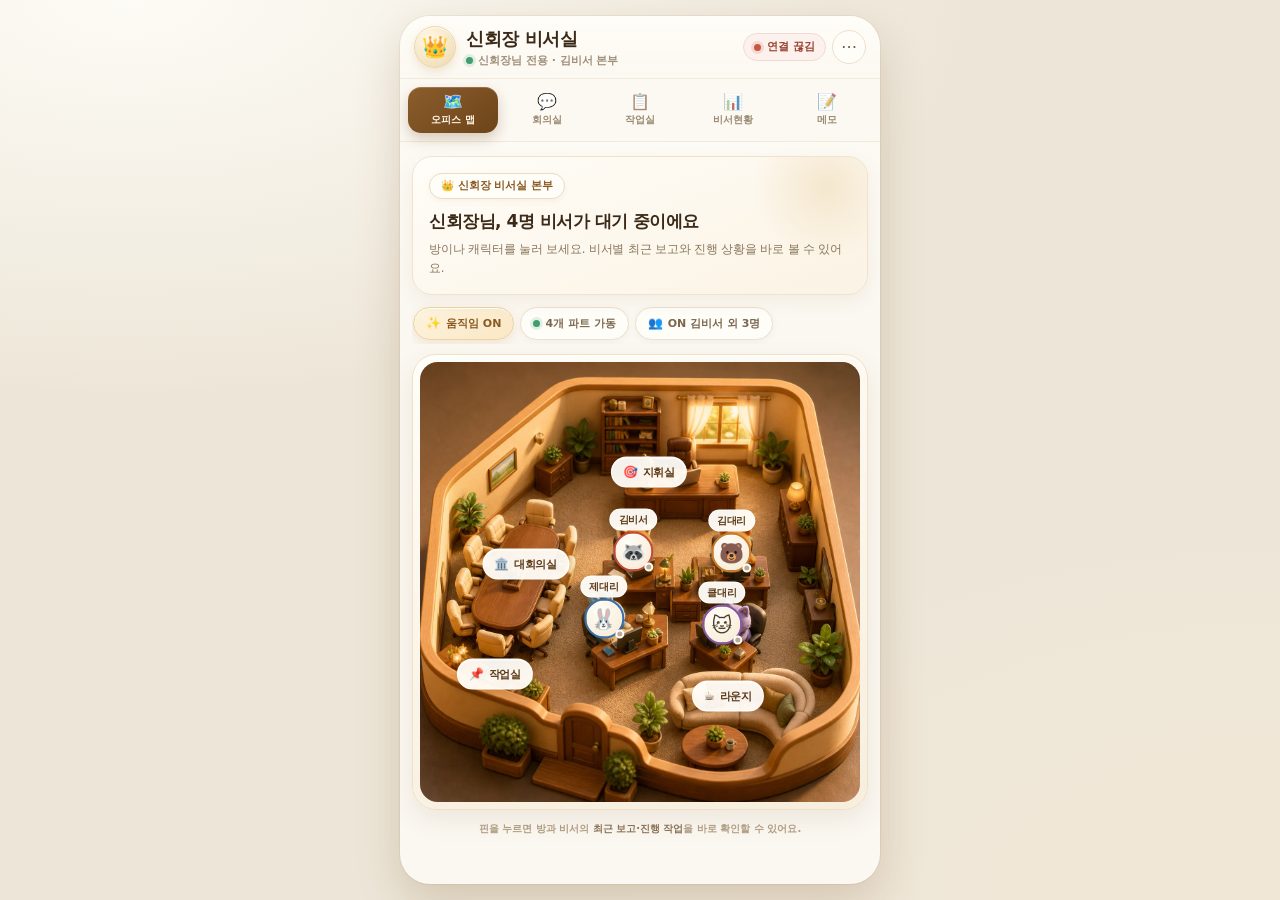
<file: index.html>
<!doctype html>
<html lang="ko">
<head>
<meta charset="utf-8">
<meta name="viewport" content="width=device-width, initial-scale=1, viewport-fit=cover">
<meta name="theme-color" content="#FBF8F1">
<meta name="apple-mobile-web-app-capable" content="yes">
<meta name="apple-mobile-web-app-status-bar-style" content="default">
<title>👑 신회장 비서실</title>
<meta name="description" content="신회장 전용 AI 비서실 — 3D 오피스 맵·회의실·작업실·비서현황·메모">
<link rel="icon" href="data:image/svg+xml,%3Csvg xmlns='http://www.w3.org/2000/svg' viewBox='0 0 100 100'%3E%3Ctext y='.9em' font-size='88'%3E%F0%9F%91%91%3C/text%3E%3C/svg%3E">
<link rel="apple-touch-icon" href="icons/apple-touch-icon.png">
<link rel="manifest" href="manifest.json">
<link rel="stylesheet" href="styles.css?v=3.1">
</head>
<body>

<div class="app" id="app">

  <header class="app-header">
    <div class="brand">
      <div class="brand-avatar" aria-hidden="true">👑</div>
      <div class="brand-text">
        <h1>신회장 비서실</h1>
        <p class="brand-sub"><span class="dot dot-green"></span>신회장님 전용 · 김비서 본부</p>
      </div>
    </div>
    <div class="header-right">
      <span class="status-badge" id="statusBadge" title="연결 상태">
        <span class="dot dot-green" id="statusDot"></span>
        <span id="statusText">가동 중</span>
      </span>
      <button class="icon-btn" id="menuBtn" type="button" aria-label="설정" title="설정">⋯</button>
    </div>
  </header>

  <nav class="tabbar" id="tabbar" aria-label="메인 메뉴">
    <button class="tab active" data-view="office" type="button"><span class="tab-emoji">🗺️</span><span>오피스 맵</span></button>
    <button class="tab" data-view="meeting" type="button"><span class="tab-emoji">💬</span><span>회의실</span></button>
    <button class="tab" data-view="tasks" type="button"><span class="tab-emoji">📋</span><span>작업실</span></button>
    <button class="tab" data-view="staff" type="button"><span class="tab-emoji">📊</span><span>비서현황</span></button>
    <button class="tab" data-view="memo" type="button"><span class="tab-emoji">📝</span><span>메모</span></button>
  </nav>

  <main class="main">

    <!-- ===== 오피스 맵 ===== -->
    <section class="view view-office active" id="view-office" aria-label="오피스 맵">

      <div class="office-hero">
        <span class="office-hero-badge">👑 신회장 비서실 본부</span>
        <h2 id="officeHeroTitle">신회장님, 4명 비서가 대기 중이에요</h2>
        <p>방이나 캐릭터를 눌러 보세요. 비서별 최근 보고와 진행 상황을 바로 볼 수 있어요.</p>
      </div>

      <div class="office-chips" id="officeChips">
        <button class="office-chip motion is-on" id="officeMotion" type="button" aria-pressed="true" title="캐릭터·핀의 부유 움직임을 켜고 끕니다">
          <span class="oc-ico">✨</span><span id="officeMotionLabel">움직임 ON</span>
        </button>
        <span class="office-chip"><span class="dot dot-green"></span><span id="officePartLabel">4개 파트 가동</span></span>
        <span class="office-chip"><span class="oc-ico">👥</span><span id="officeOnLabel">ON 김비서 외 3명</span></span>
      </div>

      <div class="office-map-card">
        <div class="office-stage" id="officeStage">
          <picture>
            <source srcset="assets/office-map.webp" type="image/webp">
            <img class="office-map-img" src="assets/office-map.jpg" alt="신회장 비서실 3D 아이소메트릭 오피스" draggable="false">
          </picture>
          <div class="office-pins" id="officePins"></div>
        </div>
      </div>

      <p class="office-foot-hint">핀을 누르면 방과 비서의 <b>최근 보고·진행 작업</b>을 바로 확인할 수 있어요.</p>

    </section>

    <!-- ===== 회의실 ===== -->
    <section class="view view-meeting" id="view-meeting" aria-label="회의실">
      <div class="room-tabs" id="roomTabs" role="tablist" aria-label="회의실 선택">
        <button class="room-tab" data-room="hall" type="button" role="tab">🏛️ 대회의실</button>
        <button class="room-tab active" data-room="command" type="button" role="tab">🎯 지휘실</button>
        <button class="room-tab" data-room="lounge" type="button" role="tab">☕ 라운지</button>
      </div>

      <div class="room-presence" id="roomPresence">
        <div class="presence-lines">
          <span class="presence-main" id="presenceMain">🎯 지휘실 · ON 5명</span>
          <span class="presence-sub" id="presenceSub">작업 지시·실행 보고</span>
        </div>
        <button class="tts-toggle" id="ttsToggle" type="button" aria-pressed="false" title="새 비서 답변을 소리로 읽어줍니다">
          <span class="tts-icon" id="ttsIcon" aria-hidden="true">🔇</span><span class="tts-label">음성 안내</span>
        </button>
      </div>

      <div class="chat-scroll" id="chatScroll">
        <div class="chat-list" id="chatList"></div>
      </div>

      <div class="composer" id="composer">
        <div class="composer-row">
          <span class="composer-label">발신</span>
          <div class="chip-row" id="senderChips"></div>
        </div>
        <div class="composer-row mentions-row">
          <div class="chip-row" id="mentionChips"></div>
        </div>
        <div class="voice-bar" id="voiceBar" hidden>
          <span class="voice-dot" aria-hidden="true"></span>
          <span class="voice-text" id="voiceText">듣고 있어요…</span>
          <label class="voice-auto" title="말이 끝나면 바로 전송합니다">
            <input type="checkbox" id="voiceAutoSend"><span>자동 전송</span>
          </label>
          <button class="voice-stop" id="voiceStopBtn" type="button">중지</button>
        </div>
        <div class="input-row">
          <textarea id="msgInput" rows="1" placeholder="대장님 지시를 입력하세요…" enterkeyhint="send" aria-label="메시지 입력"></textarea>
          <button class="mic-btn" id="micBtn" type="button" aria-label="음성으로 말하기" aria-pressed="false" title="음성 입력">🎤</button>
          <button class="send-btn" id="sendBtn" type="button" aria-label="보내기">↑</button>
        </div>
      </div>
    </section>

    <!-- ===== 작업실 ===== -->
    <section class="view view-tasks" id="view-tasks" aria-label="작업실">
      <div class="section-head">
        <div>
          <h2>📋 작업실</h2>
          <p class="section-sub" id="taskSummary">진행 0 · 완료 0</p>
        </div>
        <button class="btn btn-primary btn-sm" id="addTaskBtn" type="button">+ 새 작업 지시</button>
      </div>

      <form class="task-form" id="taskForm" hidden>
        <div class="field">
          <label for="taskTitle">작업 내용</label>
          <input id="taskTitle" type="text" maxlength="80" placeholder="예) 다음 주 클립 3편 기획" autocomplete="off">
        </div>
        <div class="field-grid">
          <div class="field">
            <label for="taskOwner">담당</label>
            <select id="taskOwner">
              <option>김비서</option><option>제대리</option><option>김대리</option><option>클대리</option><option>챗대리</option>
            </select>
          </div>
          <div class="field">
            <label for="taskStatus">상태</label>
            <select id="taskStatus">
              <option value="doing">진행중</option><option value="wait">대기</option><option value="done">완료</option>
            </select>
          </div>
        </div>
        <div class="form-actions">
          <button class="btn btn-ghost btn-sm" type="button" id="cancelTaskBtn">취소</button>
          <button class="btn btn-primary btn-sm" type="submit">지시 등록</button>
        </div>
      </form>

      <div class="chip-row filter-row" id="taskFilter"></div>
      <div class="task-list" id="taskList"></div>
    </section>

    <!-- ===== 비서현황 ===== -->
    <section class="view view-staff" id="view-staff" aria-label="비서현황">
      <div class="section-head">
        <div>
          <h2>📊 비서현황</h2>
          <p class="section-sub">5명 대기 · 대장님 1명</p>
        </div>
        <span class="status-badge status-badge-sm"><span class="dot dot-green"></span>가동중</span>
      </div>
      <div class="staff-list" id="staffList"></div>
    </section>

    <!-- ===== 메모 ===== -->
    <section class="view view-memo" id="view-memo" aria-label="메모">
      <div class="section-head">
        <div>
          <h2>📝 메모</h2>
          <p class="section-sub" id="memoSummary">0개 저장됨</p>
        </div>
        <button class="btn btn-primary btn-sm" id="addMemoBtn" type="button">+ 메모 추가</button>
      </div>

      <form class="memo-form" id="memoForm" hidden>
        <div class="field-grid">
          <div class="field">
            <label for="memoTag">분류</label>
            <select id="memoTag">
              <option value="원칙">원칙</option><option value="종목">종목</option><option value="수익화">수익화</option><option value="기타">기타</option>
            </select>
          </div>
          <div class="field">
            <label for="memoTitle">제목</label>
            <input id="memoTitle" type="text" maxlength="40" placeholder="한 줄 제목" autocomplete="off">
          </div>
        </div>
        <div class="field">
          <label for="memoBody">내용</label>
          <textarea id="memoBody" rows="3" placeholder="기억해 둘 내용을 적어주세요"></textarea>
        </div>
        <div class="form-actions">
          <button class="btn btn-ghost btn-sm" type="button" id="cancelMemoBtn">취소</button>
          <button class="btn btn-primary btn-sm" type="submit" id="memoSubmit">저장</button>
        </div>
      </form>

      <div class="memo-list" id="memoList"></div>
    </section>

  </main>
</div>

<!-- ===== 설정 시트 ===== -->
<div class="modal-backdrop" id="modal" hidden>
  <div class="sheet" role="dialog" aria-modal="true" aria-labelledby="sheetTitle">
    <div class="sheet-grab" aria-hidden="true"></div>
    <div class="sheet-head">
      <h2 id="sheetTitle">⚙️ 연결 설정</h2>
      <button class="icon-btn" id="closeModalBtn" type="button" aria-label="닫기">✕</button>
    </div>

    <div class="field">
      <label>백엔드</label>
      <div class="segmented" id="backendSeg" data-value="supabase">
        <button type="button" data-backend="supabase" class="active">🟢 실시간 서버</button>
        <button type="button" data-backend="local">💾 로컬 저장</button>
        <button type="button" data-backend="settok">🔑 셋톡 API</button>
        <button type="button" data-backend="custom">🔗 직접 URL</button>
      </div>
      <p class="hint" id="backendHint">실시간 서버(Supabase)와 연결합니다. 새 글을 3초마다 확인하고, 화면으로 돌아오면 바로 동기화합니다.</p>
    </div>

    <div class="backend-panel" id="panelSupabase">
      <div class="field">
        <label for="sbUrl">Project URL</label>
        <input id="sbUrl" type="url" placeholder="https://xxxx.supabase.co" autocomplete="off" spellcheck="false" inputmode="url">
      </div>
      <div class="field">
        <label for="sbKey">Publishable Key</label>
        <input id="sbKey" type="text" placeholder="sb_publishable_..." autocomplete="off" spellcheck="false">
        <p class="hint">브라우저 공개용 키입니다(비밀 키 아님). 이 키로 <code>messages</code>·<code>tasks</code>·<code>memos</code>를 읽고 씁니다.</p>
      </div>
      <p class="hint">앱을 열면 서버에서 대화·작업·메모를 불러오고, 새 글은 3초마다 확인합니다. 끊기면 상단에 <b>연결 끊김</b>만 표시합니다.</p>
    </div>

    <div class="backend-panel" id="panelSettok" hidden>
      <div class="field">
        <label for="settokBase">서버 주소</label>
        <input id="settokBase" type="url" value="https://chat.gonipro.app" autocomplete="off" spellcheck="false">
      </div>
      <div class="field">
        <label for="settokKey">열쇠 (k)</label>
        <input id="settokKey" type="password" placeholder="셋톡에서 받은 열쇠" autocomplete="off" spellcheck="false">
        <p class="hint">열쇠는 이 브라우저에만 저장됩니다. 코드·공개 저장소에는 절대 넣지 마세요.</p>
      </div>
      <div class="field-grid">
        <div class="field">
          <label for="settokRoom">연결 방</label>
          <select id="settokRoom">
            <option value="hall">🏛️ 대회의실</option>
            <option value="command" selected>🎯 지휘실</option>
            <option value="lounge">☕ 라운지</option>
          </select>
        </div>
        <div class="field">
          <label for="pollSec">확인 주기(초)</label>
          <input id="pollSec" type="number" min="5" max="120" step="1" value="10">
        </div>
      </div>
      <p class="hint">셋톡이 브라우저 직접 호출(CORS)을 막으면 “연결 실패”로 표시됩니다. 그때는 직접 URL(프록시)을 쓰세요.</p>
    </div>

    <div class="backend-panel" id="panelCustom" hidden>
      <div class="field">
        <label for="customUrl">백엔드 URL</label>
        <input id="customUrl" type="url" placeholder="https://my-backend.example.com" autocomplete="off" spellcheck="false">
        <p class="hint">GET <code>/messages?since=ID</code> → <code>{ messages:[{id, who, text, ts, owner}] }</code><br>
        POST <code>/messages</code> ← <code>{ who, text }</code></p>
      </div>
    </div>

    <div class="switch-row">
      <div>
        <strong>데모 자동응답</strong>
        <p class="hint">로컬 모드에서만 쓰입니다. 실시간 서버 모드에서는 켜져 있어도
        동작하지 않고, 실제 비서들이 서버에 답장을 답니다.</p>
      </div>
      <label class="switch"><input type="checkbox" id="demoReply" checked><span></span></label>
    </div>

    <div class="sheet-actions">
      <button class="btn btn-ghost btn-sm" id="testConnBtn" type="button">연결 테스트</button>
      <button class="btn btn-primary btn-sm" id="saveSettingsBtn" type="button">저장</button>
    </div>
    <p class="hint conn-result" id="connResult" hidden></p>

    <div class="sheet-foot">
      <button class="link-btn" id="exportBtn" type="button">데이터 내보내기</button>
      <span class="sep">·</span>
      <button class="link-btn danger" id="resetBtn" type="button">전체 초기화</button>
      <span class="version">v3.1</span>
    </div>
  </div>
</div>

<!-- ===== 오피스 맵 시트 (방·비서 요약) ===== -->
<div class="modal-backdrop" id="officeModal" hidden>
  <div class="sheet office-sheet" role="dialog" aria-modal="true" aria-labelledby="officeSheetTitle">
    <div class="sheet-grab" aria-hidden="true"></div>
    <div class="sheet-head">
      <h2 id="officeSheetTitle">비서</h2>
      <button class="icon-btn" id="officeSheetClose" type="button" aria-label="닫기">✕</button>
    </div>
    <div id="officeSheetBody"></div>
  </div>
</div>

<div class="toast" id="toast" role="status" aria-live="polite"></div>

<script src="app.js?v=3.1"></script>
</body>
</html>
</file>
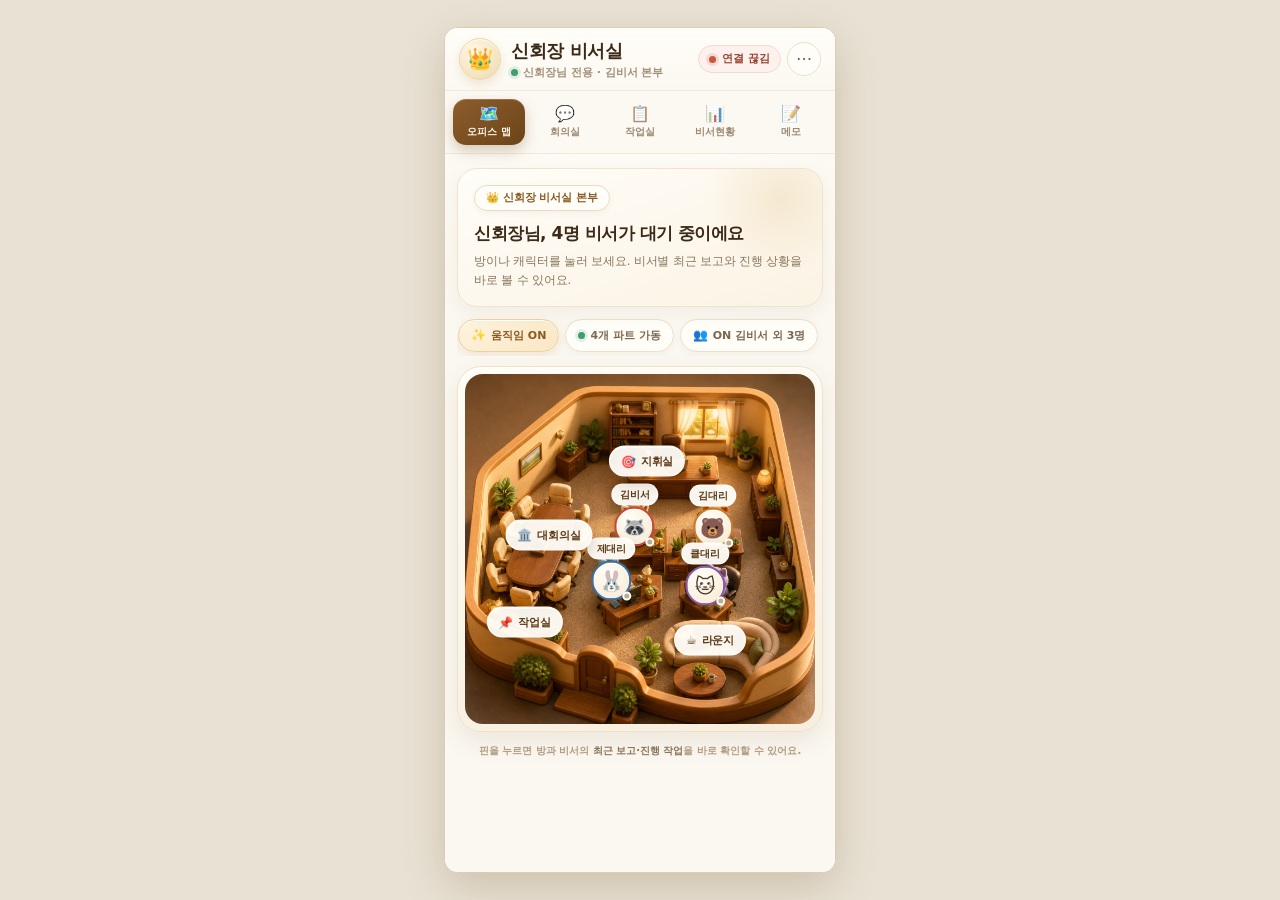
<file: tests/preview-mobile.html>
<!doctype html>
<html lang="ko">
<head>
<meta charset="utf-8">
<title>모바일 미리보기 390×844 — 신회장 비서실</title>
<style>
  html,body{margin:0;min-height:100vh;background:#E9E2D4;display:grid;place-items:center}
  iframe{width:390px;height:844px;border:1px solid #D9CDB8;border-radius:14px;background:#fff;
    box-shadow:0 14px 44px rgba(90,60,20,.20)}
</style>
</head>
<body>
<iframe src="../index.html?preview=mobile&amp;v=3.1" title="신회장 비서실 모바일 미리보기 (390×844)"></iframe>
</body>
</html>
</file>
<file: styles.css>
/* =========================================================
   👑 신회장 비서실 — styles.css
   warm cream / gold / brown, mobile-first (max 480px)
   ========================================================= */

:root{
  --bg:#FBF8F1;
  --bg-deep:#F4EFE4;
  --surface:#FFFDF8;
  --surface-2:#FBF5E8;
  --line:#EAE0CD;
  --line-soft:#F1E9DA;
  --brown:#7A4E24;
  --brown-deep:#5B3A17;
  --gold:#D4A857;
  --gold-deep:#B98432;
  --apricot:#FBE5D4;
  --apricot-2:#F9DCC6;
  --text:#4A3A29;
  --text-soft:#6B5842;
  --muted:#A08F79;
  --muted-2:#BCAB93;
  --green:#3F9E6E;
  --green-soft:#E7F4EC;
  --shadow-sm:0 2px 8px rgba(122,78,36,.05);
  --shadow-md:0 8px 22px rgba(122,78,36,.10);
  --shadow-lg:0 18px 46px rgba(110,69,25,.20);
  --font:-apple-system,BlinkMacSystemFont,"Apple SD Gothic Neo","Pretendard","Noto Sans KR","Malgun Gothic",system-ui,sans-serif;
}

*,*::before,*::after{box-sizing:border-box}
[hidden]{display:none !important}
html,body{margin:0;padding:0;height:100%}
body{
  font-family:var(--font);
  color:var(--text);
  background:
    radial-gradient(120% 80% at 10% 0%, #FDFBF5 0%, rgba(253,251,245,0) 55%),
    radial-gradient(90% 70% at 100% 100%, #F1E7D6 0%, rgba(241,231,214,0) 60%),
    #EDE6D8;
  -webkit-font-smoothing:antialiased;
  text-rendering:optimizeLegibility;
  overscroll-behavior:none;
}
button,input,select,textarea{font-family:inherit;color:inherit}
button{cursor:pointer;-webkit-tap-highlight-color:transparent}
::selection{background:#F2DFC0}

/* ---------- app shell ---------- */
.app{
  position:relative;
  display:flex;
  flex-direction:column;
  width:100%;
  max-width:480px;
  height:100dvh;
  margin:0 auto;
  background:
    radial-gradient(120% 55% at 50% 0%, #FFFDF8 0%, rgba(255,253,248,0) 70%),
    var(--bg);
  overflow:hidden;
}
@media (min-width:560px){
  body{display:grid;place-items:center;padding:16px}
  .app{
    height:min(calc(100dvh - 32px), 940px);
    border-radius:30px;
    box-shadow:var(--shadow-lg), 0 0 0 1px rgba(122,78,36,.07);
  }
}

/* ---------- header ---------- */
.app-header{
  flex:0 0 auto;
  display:flex;
  align-items:center;
  justify-content:space-between;
  gap:8px;
  padding:calc(10px + env(safe-area-inset-top)) 14px 10px;
  background:linear-gradient(180deg,rgba(255,253,247,.98),rgba(251,248,241,.94));
  border-bottom:1px solid var(--line-soft);
  backdrop-filter:blur(8px);
  z-index:5;
}
.brand{display:flex;align-items:center;gap:10px;min-width:0}
.brand-avatar{
  width:42px;height:42px;flex:0 0 42px;
  display:grid;place-items:center;
  font-size:21px;
  border-radius:50%;
  background:radial-gradient(circle at 35% 28%,#FFF7E4,#F3E2BE 70%,#EBD3A5);
  border:1px solid #EBD7AE;
  box-shadow:inset 0 1px 0 #FFFDF6, 0 4px 10px rgba(185,132,50,.18);
}
.brand-text{min-width:0}
.brand-text h1{
  margin:0;
  font-size:17.5px;
  font-weight:800;
  letter-spacing:-.35px;
  color:#3B2A18;
  white-space:nowrap;
}
.brand-sub{
  display:flex;align-items:center;gap:5px;
  margin:2px 0 0;
  font-size:11px;
  font-weight:600;
  color:var(--muted);
}
.header-right{display:flex;align-items:center;gap:6px;flex:0 0 auto}
.dot{
  width:7px;height:7px;border-radius:50%;
  background:var(--muted-2);
  display:inline-block;
  flex:0 0 7px;
}
.dot-green{
  background:var(--green);
  box-shadow:0 0 0 3px rgba(63,158,110,.15);
  animation:pulse 2.4s ease-in-out infinite;
}
.dot-amber{background:#D9903B;box-shadow:0 0 0 3px rgba(217,144,59,.16);animation:none}
.dot-red{background:#C9563F;box-shadow:0 0 0 3px rgba(201,86,63,.16);animation:none}
@keyframes pulse{
  0%,100%{box-shadow:0 0 0 3px rgba(63,158,110,.15)}
  50%{box-shadow:0 0 0 5px rgba(63,158,110,.06)}
}
.status-badge{
  display:inline-flex;align-items:center;gap:6px;
  padding:6px 10px;
  font-size:10.5px;font-weight:700;
  color:#4C7A5E;
  background:#F2FAF5;
  border:1px solid #D9EEDF;
  border-radius:999px;
  white-space:nowrap;
}
.status-badge.is-warn{color:#8A5D1F;background:#FDF6E8;border-color:#F2E3C4}
.status-badge.is-err{color:#9A4331;background:#FDF1EE;border-color:#F2D9D2}
.status-badge-sm{font-size:10px;padding:5px 9px}
.icon-btn{
  width:34px;height:34px;flex:0 0 34px;
  display:grid;place-items:center;
  border:1px solid var(--line);
  background:#FFFDF8;
  color:var(--text-soft);
  border-radius:50%;
  font-size:16px;line-height:1;
  transition:background .15s, transform .15s;
}
.icon-btn:active{transform:scale(.94);background:#F7F0E2}

/* ---------- main tabs ---------- */
.tabbar{
  flex:0 0 auto;
  display:grid;
  grid-template-columns:repeat(5,1fr);
  gap:3px;
  padding:8px 8px;
  background:rgba(252,249,243,.96);
  border-bottom:1px solid var(--line-soft);
  z-index:4;
}
.tab{
  display:flex;flex-direction:column;align-items:center;gap:3px;
  padding:7px 1px 6px;
  border:none;background:transparent;
  border-radius:13px;
  font-size:10px;font-weight:700;
  white-space:nowrap;
  color:#9C8A72;
  transition:background .18s, color .18s, transform .18s, box-shadow .18s;
}
.tab-emoji{font-size:16px;line-height:1;filter:saturate(.55) opacity(.85);transition:filter .18s}
.tab:active{transform:scale(.97)}
.tab.active{
  background:linear-gradient(145deg,#8C5D2C,#6C4419);
  color:#FFF7E8;
  box-shadow:0 6px 14px rgba(108,68,25,.26), inset 0 1px 0 rgba(255,255,255,.18);
}
.tab.active .tab-emoji{filter:none}

/* ---------- views ---------- */
.main{flex:1 1 auto;min-height:0;position:relative;display:flex}
.view{display:none;width:100%;min-height:0}
.view.active{display:flex;flex-direction:column}
.view-tasks.active,.view-staff.active,.view-memo.active{
  display:block;
  overflow-y:auto;
  padding:16px 14px calc(26px + env(safe-area-inset-bottom));
  -webkit-overflow-scrolling:touch;
}
.view-office.active{
  display:block;
  overflow-y:auto;
  padding:14px 12px calc(26px + env(safe-area-inset-bottom));
  -webkit-overflow-scrolling:touch;
}

.section-head{
  display:flex;align-items:flex-start;justify-content:space-between;gap:10px;
  margin:2px 0 14px;
}
.section-head h2{
  margin:0;
  font-size:15.5px;font-weight:800;letter-spacing:-.3px;
  color:var(--brown-deep);
}
.section-sub{
  margin:3px 0 0;
  font-size:11px;font-weight:600;color:var(--muted);
}

/* ---------- buttons ---------- */
.btn{
  display:inline-flex;align-items:center;justify-content:center;gap:5px;
  border-radius:12px;
  font-weight:700;
  border:1px solid transparent;
  transition:transform .14s, box-shadow .18s, background .18s;
  white-space:nowrap;
}
.btn:active{transform:translateY(1px) scale(.99)}
.btn-sm{padding:9px 12px;font-size:11.5px}
.btn-primary{
  color:#FFF7E7;
  background:linear-gradient(145deg,#8C5D2C,#6C4419);
  box-shadow:0 6px 14px rgba(108,68,25,.22), inset 0 1px 0 rgba(255,255,255,.16);
}
.btn-ghost{
  color:var(--text-soft);
  background:#FFFDF8;
  border-color:var(--line);
}
.btn-ghost:active{background:#F7F0E2}
.link-btn{
  border:none;background:none;padding:6px 2px;
  font-size:11px;font-weight:700;color:#8A7358;
  text-decoration:underline;text-decoration-color:#DDCCB0;text-underline-offset:3px;
}
.link-btn.danger{color:#A4513C}

/* ---------- 회의실 : room tabs ---------- */
.room-tabs{
  flex:0 0 auto;
  display:flex;gap:7px;
  padding:11px 12px 8px;
  overflow-x:auto;
  scrollbar-width:none;
}
.room-tabs::-webkit-scrollbar{display:none}
.room-tab{
  flex:0 0 auto;
  padding:8px 13px;
  border-radius:999px;
  border:1px solid var(--line);
  background:rgba(255,253,248,.55);
  font-size:12px;font-weight:700;
  color:#8C7960;
  transition:all .18s;
}
.room-tab.active{
  background:#FFFDF9;
  color:var(--brown);
  border-color:#EBDCC0;
  box-shadow:0 3px 10px rgba(122,78,36,.10), inset 0 1px 0 #fff;
}

.room-presence{
  flex:0 0 auto;
  display:flex;align-items:center;justify-content:space-between;gap:8px;
  margin:0 14px;
  padding:6px 2px 9px;
  border-bottom:1px dashed #EADFC9;
}
.presence-lines{display:flex;align-items:center;gap:6px;min-width:0;flex-wrap:wrap}
.presence-main{
  font-size:11.5px;font-weight:700;color:#9A7F5C;
  letter-spacing:-.1px;
}
.presence-sub{font-size:10.5px;font-weight:600;color:var(--muted-2)}

/* 음성 안내(답변 읽기) 토글 */
.tts-toggle{
  flex:0 0 auto;
  display:inline-flex;align-items:center;gap:4px;
  padding:5px 9px;
  border-radius:999px;
  border:1px solid var(--line);
  background:rgba(255,253,248,.7);
  color:#9C8A72;
  font-size:10.5px;font-weight:700;
  line-height:1;
  transition:all .16s;
}
.tts-toggle:active{transform:scale(.96)}
.tts-toggle .tts-icon{font-size:12px;line-height:1;filter:grayscale(.35);transition:filter .16s}
.tts-toggle.is-on{
  background:linear-gradient(145deg,#57B183,#3F9E6E);
  border-color:transparent;
  color:#F3FFF8;
  box-shadow:0 4px 10px rgba(63,158,110,.28), inset 0 1px 0 rgba(255,255,255,.22);
}
.tts-toggle.is-on .tts-icon{filter:none}

/* ---------- 회의실 : chat ---------- */
.chat-scroll{
  flex:1 1 auto;min-height:0;
  overflow-y:auto;
  -webkit-overflow-scrolling:touch;
  overscroll-behavior:contain;
  padding:14px 14px 10px;
  scroll-behavior:smooth;
}
.chat-list{display:flex;flex-direction:column;gap:13px;padding-bottom:6px}

.msg{display:flex;gap:8px;align-items:flex-start;animation:msgIn .22s ease-out both}
@keyframes msgIn{from{opacity:0;transform:translateY(6px)}to{opacity:1;transform:none}}
.msg-avatar{
  width:34px;height:34px;flex:0 0 34px;
  display:grid;place-items:center;
  font-size:16px;
  border-radius:50%;
  background:radial-gradient(circle at 36% 30%,#FFFDF5,#F6EEDD);
  border:1px solid #EEE2CB;
  box-shadow:0 2px 6px rgba(122,78,36,.06);
}
.msg-body{max-width:78%;min-width:0}
.msg-meta{
  display:flex;align-items:baseline;gap:5px;
  margin:0 0 4px 2px;
  flex-wrap:wrap;
}
.msg-name{font-size:11.5px;font-weight:800;color:var(--brown);letter-spacing:-.2px}
.msg-role{font-size:10px;font-weight:600;color:var(--muted-2)}
.msg-time{font-size:9.5px;font-weight:600;color:#C0AF97}
.msg-state{font-size:9px;font-weight:700;color:#B09561}
.msg-state.is-fail{color:#B4483A}
.bubble{
  position:relative;
  padding:10px 13px;
  border-radius:16px;
  border-top-left-radius:5px;
  background:var(--surface);
  border:1px solid #EFE4D1;
  color:#4B3B2A;
  font-size:13px;
  line-height:1.66;
  letter-spacing:-.2px;
  white-space:pre-wrap;
  word-break:break-word;
  box-shadow:var(--shadow-sm);
}
.msg.me{flex-direction:row-reverse}
.msg.me .msg-body{max-width:80%}
.msg.me .msg-meta{justify-content:flex-end;margin:0 2px 4px 0}
.msg.me .msg-name{color:#8A5A24}
.msg.me .bubble{
  background:linear-gradient(160deg,#FCE9DA,#F9DCC7);
  border-color:#F3D2BA;
  border-top-left-radius:16px;
  border-top-right-radius:5px;
  color:#54371F;
  box-shadow:0 3px 10px rgba(200,140,90,.13);
}
.msg-avatar.me{
  background:radial-gradient(circle at 36% 30%,#FFF8E7,#F7E4C1);
  border-color:#EEDAB4;
}
.mention{
  display:inline-block;
  padding:0 3px;
  margin:0 -1px;
  border-radius:5px;
  background:#F6EAD3;
  color:#8A5A24;
  font-weight:700;
}
.msg.me .mention{background:#F7E3CC;color:#7A4A18}

/* 날짜 구분선 */
.day-sep{
  display:flex;align-items:center;gap:10px;
  margin:4px 2px 2px;
  color:#B6A48C;font-size:9.5px;font-weight:700;letter-spacing:.02em;
}
.day-sep::before,.day-sep::after{content:"";flex:1;height:1px;background:#EEE4D2}

/* typing */
.typing-bubble{display:inline-flex;align-items:center;gap:4px;padding:12px 14px}
.typing-bubble i{
  width:5px;height:5px;border-radius:50%;background:#C4AE8F;
  display:inline-block;animation:blink 1.2s infinite ease-in-out;
}
.typing-bubble i:nth-child(2){animation-delay:.18s}
.typing-bubble i:nth-child(3){animation-delay:.36s}
@keyframes blink{0%,80%,100%{opacity:.25;transform:translateY(0)}40%{opacity:1;transform:translateY(-2px)}}

.chat-empty{
  margin:26px auto;
  max-width:270px;
  text-align:center;
  color:#A9987F;
  font-size:11.5px;
  line-height:1.7;
  font-weight:600;
}

/* ---------- composer ---------- */
.composer{
  flex:0 0 auto;
  padding:8px 12px calc(10px + env(safe-area-inset-bottom));
  background:linear-gradient(180deg,rgba(251,248,241,.86),#FBF8F1 42%);
  border-top:1px solid var(--line-soft);
  backdrop-filter:blur(10px);
}
.composer-row{display:flex;align-items:center;gap:7px;min-width:0}
.composer-row + .composer-row{margin-top:6px}
.composer-label{
  flex:0 0 auto;
  font-size:10px;font-weight:800;color:#B09C81;letter-spacing:.04em;
}
.chip-row{
  display:flex;gap:6px;
  overflow-x:auto;
  scrollbar-width:none;
  padding:2px 1px 3px;
  min-width:0;
}
.chip-row::-webkit-scrollbar{display:none}
.chip{
  flex:0 0 auto;
  padding:6px 10px;
  border-radius:999px;
  border:1px solid var(--line);
  background:#FFFDF8;
  color:#7B674E;
  font-size:11px;font-weight:700;
  white-space:nowrap;
  transition:all .16s;
}
.chip:active{transform:scale(.97)}
.chip.active{
  background:linear-gradient(145deg,#8C5D2C,#6C4419);
  border-color:transparent;
  color:#FFF6E4;
  box-shadow:0 4px 10px rgba(108,68,25,.24);
}
.chip.mention-chip{
  border-style:dashed;
  border-color:#E2D2B6;
  background:#FBF6EC;
  color:#8B7455;
  font-weight:700;
  font-size:10px;
  padding:4px 8px;
}
#senderChips .chip{padding:5px 9px;font-size:10.5px}
.chip.mention-chip:active{background:#F4E9D6}
.mentions-row{padding-left:24px}

.input-row{display:flex;align-items:flex-end;gap:8px;margin-top:7px}
#msgInput{
  flex:1 1 auto;
  min-width:0;
  resize:none;
  min-height:42px;
  max-height:112px;
  padding:11px 14px;
  border-radius:21px;
  border:1px solid var(--line);
  background:#FFFEFB;
  font-size:13px;
  line-height:1.45;
  letter-spacing:-.2px;
  outline:none;
  overflow-y:auto;
  transition:border-color .16s, box-shadow .16s;
}
#msgInput::placeholder{color:#BCAC94}
#msgInput:focus{
  border-color:#E3C88C;
  box-shadow:0 0 0 3px rgba(212,168,87,.15);
}
.send-btn{
  flex:0 0 42px;
  width:42px;height:42px;
  border:none;border-radius:50%;
  background:linear-gradient(145deg,#D9AF62,#B98432);
  color:#fff;
  font-size:18px;font-weight:800;line-height:1;
  display:grid;place-items:center;
  box-shadow:0 6px 14px rgba(185,132,50,.32), inset 0 1px 0 rgba(255,255,255,.35);
  transition:transform .14s, filter .18s;
}
.send-btn:active{transform:scale(.94);filter:brightness(.97)}
.send-btn:disabled{opacity:.45;box-shadow:none}

/* ---------- 음성 입력 (STT) ---------- */
.mic-btn{
  flex:0 0 42px;
  width:42px;height:42px;
  border:1px solid var(--line);
  border-radius:50%;
  background:#FFFEFB;
  color:#8B7455;
  font-size:18px;line-height:1;
  display:grid;place-items:center;
  transition:transform .14s, background .16s, border-color .16s, box-shadow .16s;
}
.mic-btn:active{transform:scale(.94)}
.mic-btn.is-on{
  background:linear-gradient(145deg,#E4655A,#C7443A);
  border-color:transparent;
  color:#fff;
  animation:micPulse 1.5s ease-in-out infinite;
}
@keyframes micPulse{
  0%,100%{box-shadow:0 0 0 0 rgba(199,68,58,.42)}
  50%{box-shadow:0 0 0 9px rgba(199,68,58,.02)}
}
.voice-bar{
  display:flex;align-items:center;gap:7px;
  margin-top:7px;
  padding:7px 9px 7px 11px;
  border-radius:14px;
  background:#FDF1EE;
  border:1px solid #F2D9D2;
  animation:msgIn .18s ease-out both;
}
.voice-bar[hidden]{display:none}
.voice-dot{
  flex:0 0 8px;width:8px;height:8px;border-radius:50%;
  background:#C9563F;
  animation:voiceBlink 1.1s ease-in-out infinite;
}
@keyframes voiceBlink{
  0%,100%{opacity:1;transform:scale(1);box-shadow:0 0 0 0 rgba(201,86,63,.35)}
  50%{opacity:.55;transform:scale(.82);box-shadow:0 0 0 5px rgba(201,86,63,0)}
}
.voice-text{font-size:11px;font-weight:800;color:#9A4331;letter-spacing:-.15px;white-space:nowrap}
.voice-auto{
  margin-left:auto;
  display:inline-flex;align-items:center;gap:4px;
  font-size:10.5px;font-weight:700;color:#9B6A54;
  white-space:nowrap;cursor:pointer;
}
.voice-auto input{width:13px;height:13px;accent-color:#C7443A;margin:0}
.voice-stop{
  flex:0 0 auto;
  padding:4px 9px;
  border-radius:999px;
  border:1px solid #EFCEC6;
  background:#FFF8F6;
  color:#9A4331;
  font-size:10.5px;font-weight:800;
  line-height:1.3;
}
.voice-stop:active{transform:scale(.96);background:#FBE9E4}

/* ---------- 작업실 ---------- */
.task-form,.memo-form{
  background:#FFFDF8;
  border:1px solid var(--line);
  border-radius:16px;
  padding:13px;
  margin-bottom:14px;
  box-shadow:var(--shadow-sm);
  animation:msgIn .18s ease-out both;
}
.field{display:flex;flex-direction:column;gap:5px;margin-bottom:10px}
.field:last-child{margin-bottom:0}
.field label{
  font-size:10.5px;font-weight:800;color:#9A8568;letter-spacing:.02em;
}
.field input,.field select,.field textarea{
  width:100%;
  border:1px solid var(--line);
  background:#FFFEFB;
  border-radius:11px;
  padding:9px 11px;
  font-size:12.5px;
  outline:none;
  transition:border-color .16s, box-shadow .16s;
}
.field textarea{resize:vertical;min-height:66px;line-height:1.6}
.field input:focus,.field select:focus,.field textarea:focus{
  border-color:#E3C88C;
  box-shadow:0 0 0 3px rgba(212,168,87,.14);
}
.field-grid{display:grid;grid-template-columns:1fr 1fr;gap:9px}
.form-actions{display:flex;justify-content:flex-end;gap:7px;margin-top:11px}

.filter-row{margin-bottom:12px;padding-bottom:2px}
.task-list{display:flex;flex-direction:column;gap:9px}
.task-card{
  display:flex;gap:10px;align-items:flex-start;
  padding:12px 12px 11px;
  background:#FFFDF9;
  border:1px solid var(--line-soft);
  border-radius:15px;
  box-shadow:var(--shadow-sm);
  animation:msgIn .18s ease-out both;
}
.task-card.done{background:#FCFAF4;border-color:#EFE9DB}
.task-check{
  flex:0 0 22px;width:22px;height:22px;margin-top:1px;
  border-radius:50%;
  border:1.6px solid #DFCFB3;
  background:#fff;
  display:grid;place-items:center;
  color:transparent;
  font-size:12px;font-weight:900;
  transition:all .16s;
}
.task-check:active{transform:scale(.92)}
.task-card.done .task-check{
  background:linear-gradient(145deg,#57B183,#3F9E6E);
  border-color:#3F9E6E;color:#fff;
}
.task-main{flex:1 1 auto;min-width:0}
.task-title{
  font-size:12.8px;font-weight:700;line-height:1.45;
  color:#463521;letter-spacing:-.2px;word-break:break-word;
}
.task-card.done .task-title{color:#A5967F;text-decoration:line-through;text-decoration-thickness:1px}
.task-meta{display:flex;align-items:center;gap:6px;flex-wrap:wrap;margin-top:5px}
.task-owner{
  font-size:10px;font-weight:700;color:#8B7455;
  background:#F7F0E2;border-radius:6px;padding:2px 6px;
}
.task-time{font-size:9.5px;font-weight:600;color:#C0AF97}
.task-side{display:flex;flex-direction:column;align-items:flex-end;gap:6px;flex:0 0 auto}
.pill{
  border:none;border-radius:999px;
  padding:4px 8px;
  font-size:9.5px;font-weight:800;letter-spacing:-.1px;
  white-space:nowrap;
}
.pill.doing{background:#FBEFD6;color:#A8761A}
.pill.wait{background:#F1ECE2;color:#8A7A61}
.pill.done{background:var(--green-soft);color:#2F8A5E}
.task-del{
  border:none;background:none;color:#CFBEA5;
  font-size:14px;line-height:1;padding:0 2px;
}
.task-del:active{color:#B0755E}

.empty-state{
  padding:34px 16px;
  text-align:center;
  color:#A9987F;
  font-size:11.5px;font-weight:600;line-height:1.8;
  background:#FFFDF8;
  border:1px dashed #E9DCC5;
  border-radius:16px;
}

/* ---------- 비서현황 ---------- */
.staff-list{display:flex;flex-direction:column;gap:10px}
.staff-card{
  display:flex;gap:12px;align-items:flex-start;
  padding:14px;
  border-radius:18px;
  background:linear-gradient(160deg,#FFFDF8,#FBF4E7);
  border:1px solid #EFE4D0;
  box-shadow:var(--shadow-sm);
  animation:msgIn .2s ease-out both;
}
.staff-card.leader{background:linear-gradient(160deg,#FFF8E8,#F8ECD3);border-color:#EDDCBA}
.staff-avatar{
  position:relative;
  flex:0 0 44px;width:44px;height:44px;
  display:grid;place-items:center;
  font-size:20px;
  border-radius:50%;
  background:radial-gradient(circle at 36% 30%,#FFFDF6,#F5ECDB);
  border:1px solid #EDE1CA;
}
.staff-avatar .online{
  position:absolute;right:-1px;bottom:-1px;
  width:11px;height:11px;border-radius:50%;
  background:var(--green);
  border:2px solid #FFFDF8;
}
.staff-info{flex:1 1 auto;min-width:0}
.staff-top{display:flex;align-items:center;gap:6px;flex-wrap:wrap}
.staff-name{font-size:13.5px;font-weight:800;color:#3F2F1C;letter-spacing:-.3px}
.staff-role{
  font-size:10px;font-weight:700;color:#8B7455;
  background:#F6EEDD;border-radius:6px;padding:2px 6px;
}
.staff-badge{
  font-size:9px;font-weight:800;color:#2F8A5E;
  background:var(--green-soft);border-radius:999px;padding:2px 6px;
}
.staff-badge.idle{color:#8A7A61;background:#F1ECE2}
.staff-activity{
  margin:6px 0 0;
  font-size:11px;line-height:1.6;color:#7C6A54;
  letter-spacing:-.2px;
}
.staff-quote{
  margin:7px 0 0;
  padding:7px 9px;
  border-left:2px solid #E8D4B0;
  background:#FFFCF4;
  border-radius:0 8px 8px 0;
  font-size:10.5px;line-height:1.55;color:#8A775E;
}
.staff-actions{display:flex;flex-direction:column;gap:6px;flex:0 0 auto}
.staff-cmd{
  padding:7px 10px;
  border-radius:10px;
  border:1px solid #E7D6B8;
  background:#FFFDF8;
  font-size:10.5px;font-weight:800;color:#8A5A24;
}
.staff-cmd:active{background:#F8EFDD}

/* ---------- 메모 ---------- */
.memo-list{display:flex;flex-direction:column;gap:10px}
.memo-card{
  position:relative;
  padding:13px 14px 12px;
  border-radius:16px;
  background:#FFFDF8;
  border:1px solid var(--line-soft);
  box-shadow:var(--shadow-sm);
  animation:msgIn .18s ease-out both;
}
.memo-card::before{
  content:"";position:absolute;left:0;top:12px;bottom:12px;width:3px;
  border-radius:0 3px 3px 0;background:#E3C88C;
}
.memo-card[data-tag="종목"]::before{background:#8FB6D8}
.memo-card[data-tag="수익화"]::before{background:#DCA85E}
.memo-card[data-tag="원칙"]::before{background:#9FC4AA}
.memo-card[data-tag="기타"]::before{background:#D3C2AC}
.memo-head{display:flex;align-items:center;gap:7px;margin-bottom:5px}
.memo-tag{
  font-size:9.5px;font-weight:800;color:#7A6A50;
  background:#F5EEDF;border-radius:6px;padding:2px 7px;
}
.memo-title{font-size:12.5px;font-weight:800;color:#43321F;letter-spacing:-.25px}
.memo-body{
  margin:0;
  font-size:11.8px;line-height:1.72;color:#6E5B45;
  white-space:pre-wrap;word-break:break-word;letter-spacing:-.15px;
}
.memo-foot{display:flex;gap:8px;justify-content:flex-end;margin-top:9px}
.memo-foot button{
  border:none;background:none;padding:2px 4px;
  font-size:10px;font-weight:700;color:#A08B6E;
}
.memo-foot button.del{color:#B4755E}

/* ---------- 설정 시트 ---------- */
.modal-backdrop{
  position:fixed;inset:0;z-index:60;
  display:flex;align-items:flex-end;justify-content:center;
  background:rgba(58,40,20,.40);
  backdrop-filter:blur(3px);
  animation:fadeIn .18s ease-out both;
}
@keyframes fadeIn{from{opacity:0}to{opacity:1}}
.sheet{
  width:100%;max-width:480px;
  max-height:90dvh;
  overflow-y:auto;
  padding:8px 16px calc(18px + env(safe-area-inset-bottom));
  background:linear-gradient(180deg,#FFFDF8,#FBF7EE);
  border-radius:24px 24px 0 0;
  box-shadow:0 -18px 46px rgba(70,45,15,.28);
  animation:slideUp .24s cubic-bezier(.2,.9,.3,1) both;
}
@media (min-width:560px){
  .modal-backdrop{align-items:center}
  .sheet{border-radius:24px;max-height:86dvh;max-width:440px}
}
@keyframes slideUp{from{transform:translateY(26px);opacity:.6}to{transform:none;opacity:1}}
.sheet-grab{
  width:38px;height:4px;border-radius:99px;
  background:#E4D6BE;margin:6px auto 10px;
}
.sheet-head{display:flex;align-items:center;justify-content:space-between;margin-bottom:14px}
.sheet-head h2{margin:0;font-size:15px;font-weight:800;color:var(--brown-deep);letter-spacing:-.3px}
.segmented{
  display:grid;grid-template-columns:repeat(2,1fr);
  gap:4px;
  padding:4px;
  background:#F4ECDD;
  border-radius:12px;
}
.segmented button{
  border:none;background:transparent;
  padding:8px 4px;
  border-radius:9px;
  font-size:11px;font-weight:700;color:#8B765A;
  transition:all .16s;
}
.segmented button.active{
  background:#FFFDF8;
  color:var(--brown);
  box-shadow:0 2px 7px rgba(122,78,36,.12);
}
.hint{
  margin:6px 0 0;
  font-size:10px;line-height:1.6;color:#A08D73;font-weight:500;
}
.hint code{
  font-family:ui-monospace,SFMono-Regular,Menlo,monospace;
  font-size:9.5px;background:#F3EAD9;border-radius:4px;padding:1px 4px;
}
.backend-panel{
  padding:12px;
  margin:0 0 12px;
  background:#FBF5E8;
  border:1px solid #EFE3CE;
  border-radius:14px;
}
.switch-row{
  display:flex;align-items:center;justify-content:space-between;gap:12px;
  padding:12px;
  margin-bottom:12px;
  background:#FFFDF8;
  border:1px solid var(--line-soft);
  border-radius:14px;
}
.switch-row strong{font-size:11.5px;color:#5C4831}
.switch-row .hint{margin:3px 0 0}
.switch{position:relative;flex:0 0 44px;width:44px;height:26px}
.switch input{position:absolute;opacity:0;width:100%;height:100%;margin:0;cursor:pointer;z-index:2}
.switch span{
  position:absolute;inset:0;border-radius:99px;
  background:#E3D8C4;transition:background .18s;
}
.switch span::after{
  content:"";position:absolute;top:3px;left:3px;
  width:20px;height:20px;border-radius:50%;
  background:#fff;box-shadow:0 1px 4px rgba(90,60,20,.25);
  transition:transform .18s;
}
.switch input:checked + span{background:linear-gradient(145deg,#57B183,#3F9E6E)}
.switch input:checked + span::after{transform:translateX(18px)}
.sheet-actions{display:flex;gap:8px;justify-content:flex-end;margin-top:4px}
.conn-result{
  padding:8px 10px;border-radius:10px;
  background:#F6F1E6;font-size:10.5px;font-weight:600;color:#7A6650;
  white-space:pre-wrap;
}
.conn-result.ok{background:#EDF8F1;color:#2F7F58}
.conn-result.err{background:#FBEFEB;color:#9A4F3B}
.sheet-foot{
  display:flex;align-items:center;gap:6px;
  margin-top:14px;padding-top:12px;
  border-top:1px solid var(--line-soft);
}
.sheet-foot .sep{color:#CDBCA2;font-size:10px}
.sheet-foot .version{margin-left:auto;font-size:9.5px;font-weight:700;color:#C0AF97}

/* ---------- 오피스 맵 ---------- */
.office-hero{
  position:relative;
  padding:16px 16px 15px;
  border-radius:20px;
  background:linear-gradient(160deg,#FFFDF8 0%,#FBF3E4 100%);
  border:1px solid #EFE3CE;
  box-shadow:0 6px 18px rgba(122,78,36,.07);
  overflow:hidden;
}
.office-hero::after{
  content:"";position:absolute;right:-34px;top:-46px;
  width:150px;height:150px;border-radius:50%;pointer-events:none;
  background:radial-gradient(circle,rgba(212,168,87,.20),rgba(212,168,87,0) 70%);
}
.office-hero-badge{
  position:relative;z-index:1;
  display:inline-flex;align-items:center;gap:5px;
  padding:5px 11px;
  border-radius:999px;
  background:#FFFDF8;border:1px solid #EBDCC0;
  font-size:10.5px;font-weight:800;color:#8A5A24;
  box-shadow:0 2px 6px rgba(122,78,36,.06);
}
.office-hero h2{
  position:relative;z-index:1;
  margin:11px 0 0;
  font-size:17px;font-weight:800;line-height:1.35;letter-spacing:-.5px;
  color:#3B2A18;
}
.office-hero p{
  position:relative;z-index:1;
  margin:7px 0 0;
  font-size:11.5px;line-height:1.68;font-weight:500;letter-spacing:-.15px;
  color:#8A775E;
}
.office-chips{
  display:flex;gap:6px;
  overflow-x:auto;scrollbar-width:none;
  padding:12px 1px 4px;
}
.office-chips::-webkit-scrollbar{display:none}
.office-chip{
  flex:0 0 auto;
  display:inline-flex;align-items:center;gap:5px;
  padding:8px 12px;
  border-radius:999px;
  border:1px solid var(--line);
  background:#FFFDF8;
  font-size:11px;font-weight:800;
  color:#7B674E;
  white-space:nowrap;
  box-shadow:0 2px 7px rgba(122,78,36,.05);
  transition:all .16s;
}
.office-chip .oc-ico{font-size:12px;line-height:1}
.office-chip.motion{border-color:#EBD9B8;background:#FCF5E6;color:#8A5A24}
.office-chip.motion.is-on{
  background:linear-gradient(145deg,#FDF3DD,#FAE7C4);
  border-color:#EAD2A4;
  box-shadow:0 4px 12px rgba(185,132,50,.16), inset 0 1px 0 #fff;
}
.office-chip:active{transform:scale(.97)}

.office-map-card{
  margin-top:10px;
  padding:7px;
  border-radius:24px;
  background:linear-gradient(165deg,#FFFDF8,#F7EEDD);
  border:1px solid #EFE1C8;
  box-shadow:0 10px 26px rgba(122,78,36,.10), inset 0 1px 0 #fff;
}
.office-stage{
  position:relative;
  aspect-ratio:1/1;
  border-radius:18px;
  overflow:hidden;
  background:#EFE1CB;
  isolation:isolate;
}
.office-map-img{
  position:absolute;inset:0;
  width:100%;height:100%;
  object-fit:cover;
  display:block;
  user-select:none;-webkit-user-drag:none;
}
.office-pins{position:absolute;inset:0}
.pin-wrap{position:absolute;transform:translate(-50%,-50%);z-index:2}
.pin-wrap-room{z-index:3}

.map-person{
  display:flex;flex-direction:column;align-items:center;gap:1px;
  border:none;background:none;padding:0;
  animation:mapFloat 3.6s ease-in-out infinite;
  animation-delay:var(--d,0s);
}
.map-person .mp-avatar{
  position:relative;
  width:40px;height:40px;
  display:grid;place-items:center;
  font-size:20px;line-height:1;
  border-radius:50%;
  background:radial-gradient(circle at 35% 28%,#FFFDF6,#F9EEDB 75%);
  border:2px solid var(--c,#B77B33);
  box-shadow:0 5px 12px rgba(90,60,20,.28), inset 0 1px 0 #fff;
  transition:transform .15s;
}
.map-person .mp-name{
  padding:3px 8px;
  border-radius:999px;
  background:rgba(255,253,248,.96);
  border:1px solid rgba(255,255,255,.9);
  box-shadow:0 3px 8px rgba(90,60,20,.18);
  font-size:10px;font-weight:800;letter-spacing:-.2px;color:#5B3A17;
  white-space:nowrap;
}
.map-person .mp-dot{
  position:absolute;right:-2px;bottom:-2px;
  width:9px;height:9px;border-radius:50%;
  background:#BCAB93;border:2px solid #FFFDF8;
}
.map-person.is-live .mp-dot{
  background:var(--green);
  box-shadow:0 0 0 2px rgba(63,158,110,.18);
}
.map-person:active .mp-avatar{transform:scale(.93)}

.map-pin{
  display:inline-flex;align-items:center;gap:5px;
  padding:7px 11px;
  border-radius:999px;
  background:rgba(255,253,248,.95);
  border:1px solid rgba(255,255,255,.92);
  box-shadow:0 5px 14px rgba(90,60,20,.24), inset 0 1px 0 #fff;
  font-size:11px;font-weight:800;letter-spacing:-.2px;color:#5B3A17;
  white-space:nowrap;
  animation:mapFloat 4.2s ease-in-out infinite;
  animation-delay:var(--d,0s);
}
.map-pin .pin-emoji{font-size:12px;line-height:1}
.map-pin:active{transform:scale(.95)}
@keyframes mapFloat{
  0%,100%{transform:translateY(0)}
  50%{transform:translateY(-4px)}
}
.office-stage.no-motion .map-pin,
.office-stage.no-motion .map-person{animation:none}
.office-foot-hint{
  margin:11px 2px 0;
  text-align:center;
  font-size:10px;font-weight:600;line-height:1.6;color:#B09C81;
}
.office-foot-hint b{color:#8A7358;font-weight:800}

/* 오피스 맵 시트 */
.office-sheet .os-head{display:flex;align-items:center;gap:12px}
.os-avatar{
  width:54px;height:54px;flex:0 0 54px;
  display:grid;place-items:center;
  font-size:26px;line-height:1;
  border-radius:50%;
  background:radial-gradient(circle at 35% 28%,#FFFDF6,#F7EBD6);
  border:2px solid var(--c,#D4A857);
  box-shadow:0 6px 14px rgba(122,78,36,.14);
}
.os-id{min-width:0}
.os-name{font-size:16px;font-weight:800;color:#3B2A18;letter-spacing:-.3px}
.os-role{
  display:inline-block;margin-left:5px;
  font-size:10px;font-weight:700;color:#8B7455;
  background:#F6EEDD;border-radius:6px;padding:2px 6px;
}
.os-status{
  display:inline-flex;align-items:center;gap:4px;
  margin-top:6px;
  font-size:10px;font-weight:800;color:#2F8A5E;
  background:var(--green-soft);border-radius:999px;padding:2px 8px;
}
.os-status.idle{color:#8A7A61;background:#F1ECE2}
.os-desc{margin:10px 0 0;font-size:11.5px;font-weight:600;line-height:1.6;color:#8A775E}
.os-stats{display:flex;gap:6px;margin-top:14px;flex-wrap:wrap}
.os-stat{
  flex:1 1 0;min-width:74px;
  padding:9px 8px;
  border-radius:12px;
  background:#FBF5E8;border:1px solid #EFE3CE;
  text-align:center;
}
.os-stat b{display:block;font-size:15px;font-weight:800;color:#7A4E24;line-height:1.25}
.os-stat span{display:block;margin-top:1px;font-size:9.5px;font-weight:700;color:#A08D73}
.os-block{margin-top:16px}
.os-block h3{margin:0 0 7px;font-size:11px;font-weight:800;color:#8A7358;letter-spacing:.02em}
.os-report{
  padding:12px;
  border-radius:14px;
  background:#FFFDF8;border:1px solid #EFE4D1;
  box-shadow:var(--shadow-sm);
}
.os-report-meta{
  display:flex;align-items:center;gap:6px;flex-wrap:wrap;
  margin-bottom:6px;
  font-size:9.5px;font-weight:700;color:#B09C81;
}
.os-report-meta .os-room{
  padding:2px 6px;border-radius:6px;
  background:#F7F0E2;color:#8B7455;
}
.os-report p{
  margin:0;
  font-size:12.3px;line-height:1.66;letter-spacing:-.15px;color:#4B3B2A;
  white-space:pre-wrap;word-break:break-word;
  display:-webkit-box;-webkit-line-clamp:6;-webkit-box-orient:vertical;overflow:hidden;
}
.os-task{
  display:flex;align-items:center;gap:8px;
  padding:9px 11px;margin-bottom:6px;
  border-radius:11px;
  background:#FFFDF8;border:1px solid var(--line-soft);
}
.os-task .t{flex:1 1 auto;min-width:0;font-size:11.5px;font-weight:700;line-height:1.45;color:#463521;letter-spacing:-.15px}
.os-task .t.done{color:#A5967F;text-decoration:line-through;text-decoration-thickness:1px}
.os-msg{
  padding:9px 11px;margin-bottom:6px;
  border-radius:11px;
  background:#FFFDF8;border:1px solid var(--line-soft);
}
.os-msg-meta{display:flex;align-items:baseline;gap:5px;margin-bottom:3px;font-size:9.5px;font-weight:700;color:#B09C81}
.os-msg-meta b{font-size:10.5px;font-weight:800;color:#7A4E24}
.os-msg p{margin:0;font-size:11.5px;line-height:1.6;color:#4B3B2A;white-space:pre-wrap;word-break:break-word;display:-webkit-box;-webkit-line-clamp:3;-webkit-box-orient:vertical;overflow:hidden}
.os-empty{
  padding:14px;
  border-radius:12px;
  border:1px dashed #E9DCC5;
  background:#FFFDF8;
  font-size:11px;font-weight:600;line-height:1.6;
  color:#A9987F;text-align:center;
}
.os-actions{display:flex;gap:8px;margin-top:16px}
.os-actions .btn{flex:1 1 0}

/* ---------- toast ---------- */
.toast{
  position:fixed;left:50%;bottom:calc(88px + env(safe-area-inset-bottom));
  transform:translate(-50%,14px);
  max-width:86vw;
  padding:10px 16px;
  border-radius:999px;
  background:rgba(74,48,22,.94);
  color:#FFF6E6;
  font-size:11.5px;font-weight:700;
  box-shadow:0 10px 26px rgba(60,38,12,.3);
  opacity:0;pointer-events:none;
  transition:opacity .2s, transform .2s;
  z-index:80;
  text-align:center;
}
.toast.show{opacity:1;transform:translate(-50%,0)}

/* ---------- scrollbars ---------- */
.chat-scroll::-webkit-scrollbar,.view::-webkit-scrollbar,.sheet::-webkit-scrollbar{width:5px}
.chat-scroll::-webkit-scrollbar-thumb,.view::-webkit-scrollbar-thumb,.sheet::-webkit-scrollbar-thumb{
  background:#E4D6BE;border-radius:99px;
}

@media (prefers-reduced-motion:reduce){
  *,*::before,*::after{animation-duration:.001s !important;transition-duration:.001s !important}
}
</file>
